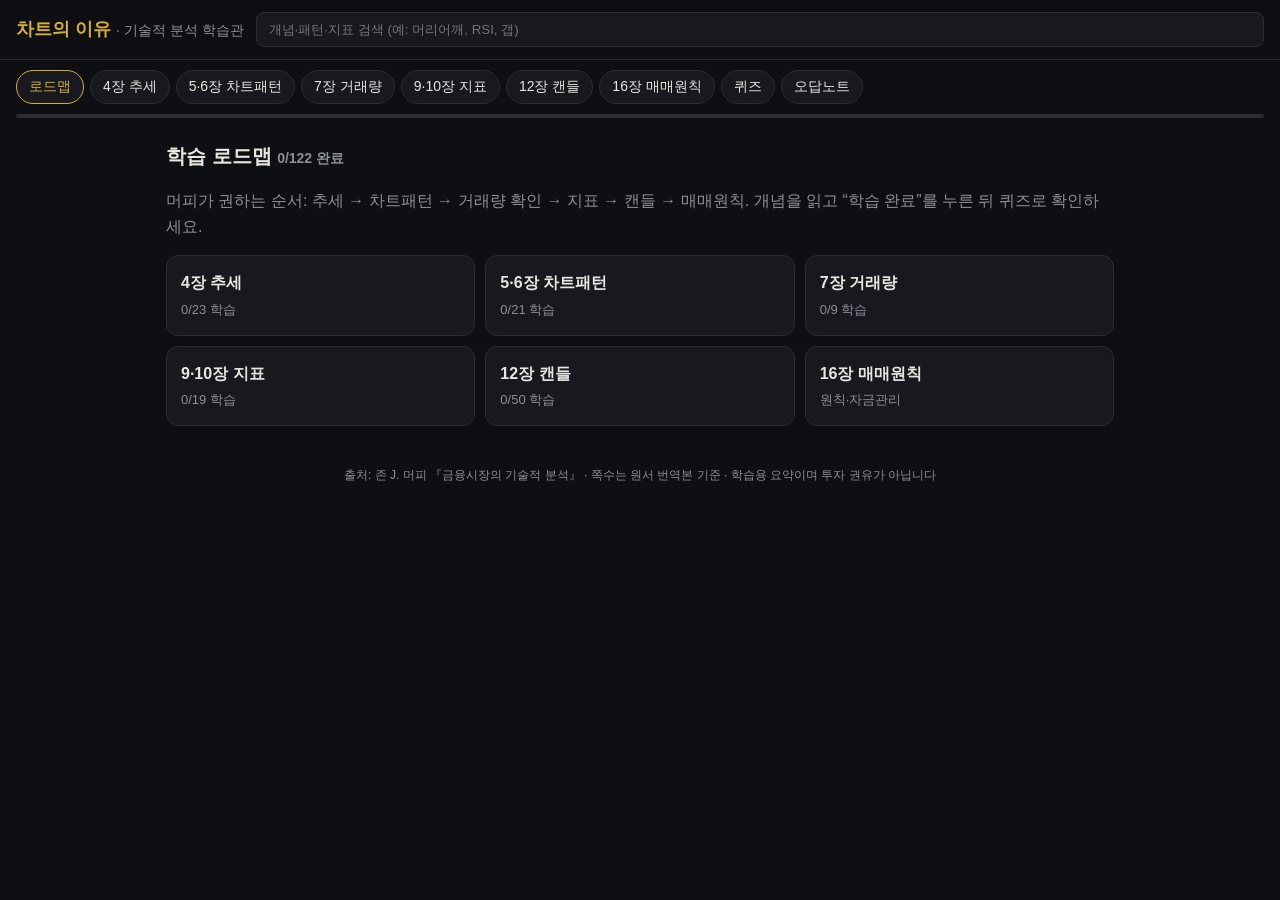
<file: public/learn/index.html>
<!doctype html><html lang="ko"><head><meta charset="utf-8"><meta name="viewport" content="width=device-width,initial-scale=1">
<title>차트의 이유 · 머피 학습관</title><link rel="stylesheet" href="learn.css"></head><body>
<header><div class="brand">차트의 이유 <span>· 기술적 분석 학습관</span></div>
<input id="q" placeholder="개념·패턴·지표 검색 (예: 머리어깨, RSI, 갭)"></header>
<nav id="tabs"></nav><div id="prog"></div>
<main id="app"><p class="muted">불러오는 중…</p></main>
<footer>출처: 존 J. 머피 『금융시장의 기술적 분석』 · 쪽수는 원서 번역본 기준 · 학습용 요약이며 투자 권유가 아닙니다</footer>
<script src="learn.js"></script></body></html>
</file>
<file: public/learn/learn.css>
:root{--bg:#0e0f12;--card:#17191e;--line:#2a2d35;--gold:#d4af37;--tx:#e8e6e1;--mu:#8b8f98;--up:#e5484d;--dn:#3b82f6}
*{box-sizing:border-box}body{margin:0;background:var(--bg);color:var(--tx);font-family:-apple-system,"Pretendard","Noto Sans KR",sans-serif;line-height:1.6}
header{position:sticky;top:0;z-index:5;background:var(--bg);border-bottom:1px solid var(--line);padding:12px 16px;display:flex;gap:12px;flex-wrap:wrap;align-items:center}
.brand{font-weight:800;color:var(--gold);font-size:18px}.brand span{color:var(--mu);font-weight:500;font-size:14px}
#q{flex:1;min-width:200px;background:var(--card);border:1px solid var(--line);color:var(--tx);padding:9px 12px;border-radius:8px}
nav{display:flex;gap:6px;overflow-x:auto;padding:10px 16px}nav button{white-space:nowrap}
button{background:var(--card);color:var(--tx);border:1px solid var(--line);padding:7px 12px;border-radius:999px;cursor:pointer;font-size:14px}
button.on,button:hover{border-color:var(--gold);color:var(--gold)}
#prog{margin:0 16px;height:4px;background:var(--line);border-radius:4px;overflow:hidden}#prog i{display:block;height:100%;background:var(--gold)}
main{padding:16px;max-width:980px;margin:auto}
.grid{display:grid;grid-template-columns:repeat(auto-fill,minmax(230px,1fr));gap:10px}
.card{background:var(--card);border:1px solid var(--line);border-radius:12px;padding:14px;cursor:pointer}.card:hover{border-color:var(--gold)}
.card h3{margin:0 0 4px;font-size:16px}.card p{margin:0;color:var(--mu);font-size:13px}
.tag{display:inline-block;font-size:11px;padding:1px 7px;border-radius:999px;border:1px solid var(--line);color:var(--mu);margin-right:4px}
.bull,.up{color:var(--up);border-color:var(--up)}.bear,.down{color:var(--dn);border-color:var(--dn)}.done{color:var(--gold);border-color:var(--gold)}
.detail{background:var(--card);border:1px solid var(--line);border-radius:12px;padding:18px}
.detail h2{margin:0;color:var(--gold)}.sec{margin-top:14px}.sec b{color:var(--gold);font-size:13px;display:block;margin-bottom:4px}
.sec ul{margin:0;padding-left:18px}code,pre{background:#0b0c0f;border:1px solid var(--line);border-radius:6px;font-size:12px}pre{padding:10px;overflow:auto;white-space:pre-wrap}
.muted{color:var(--mu)}.row{display:flex;gap:8px;flex-wrap:wrap;margin-top:14px}
.quiz .opt{display:block;width:100%;text-align:left;border-radius:10px;margin:6px 0}.ok{border-color:#22c55e!important;color:#22c55e!important}.no{border-color:var(--up)!important;color:var(--up)!important}
h1{font-size:20px;margin:6px 0 12px}footer{color:var(--mu);font-size:12px;text-align:center;padding:24px 16px}
</file>
